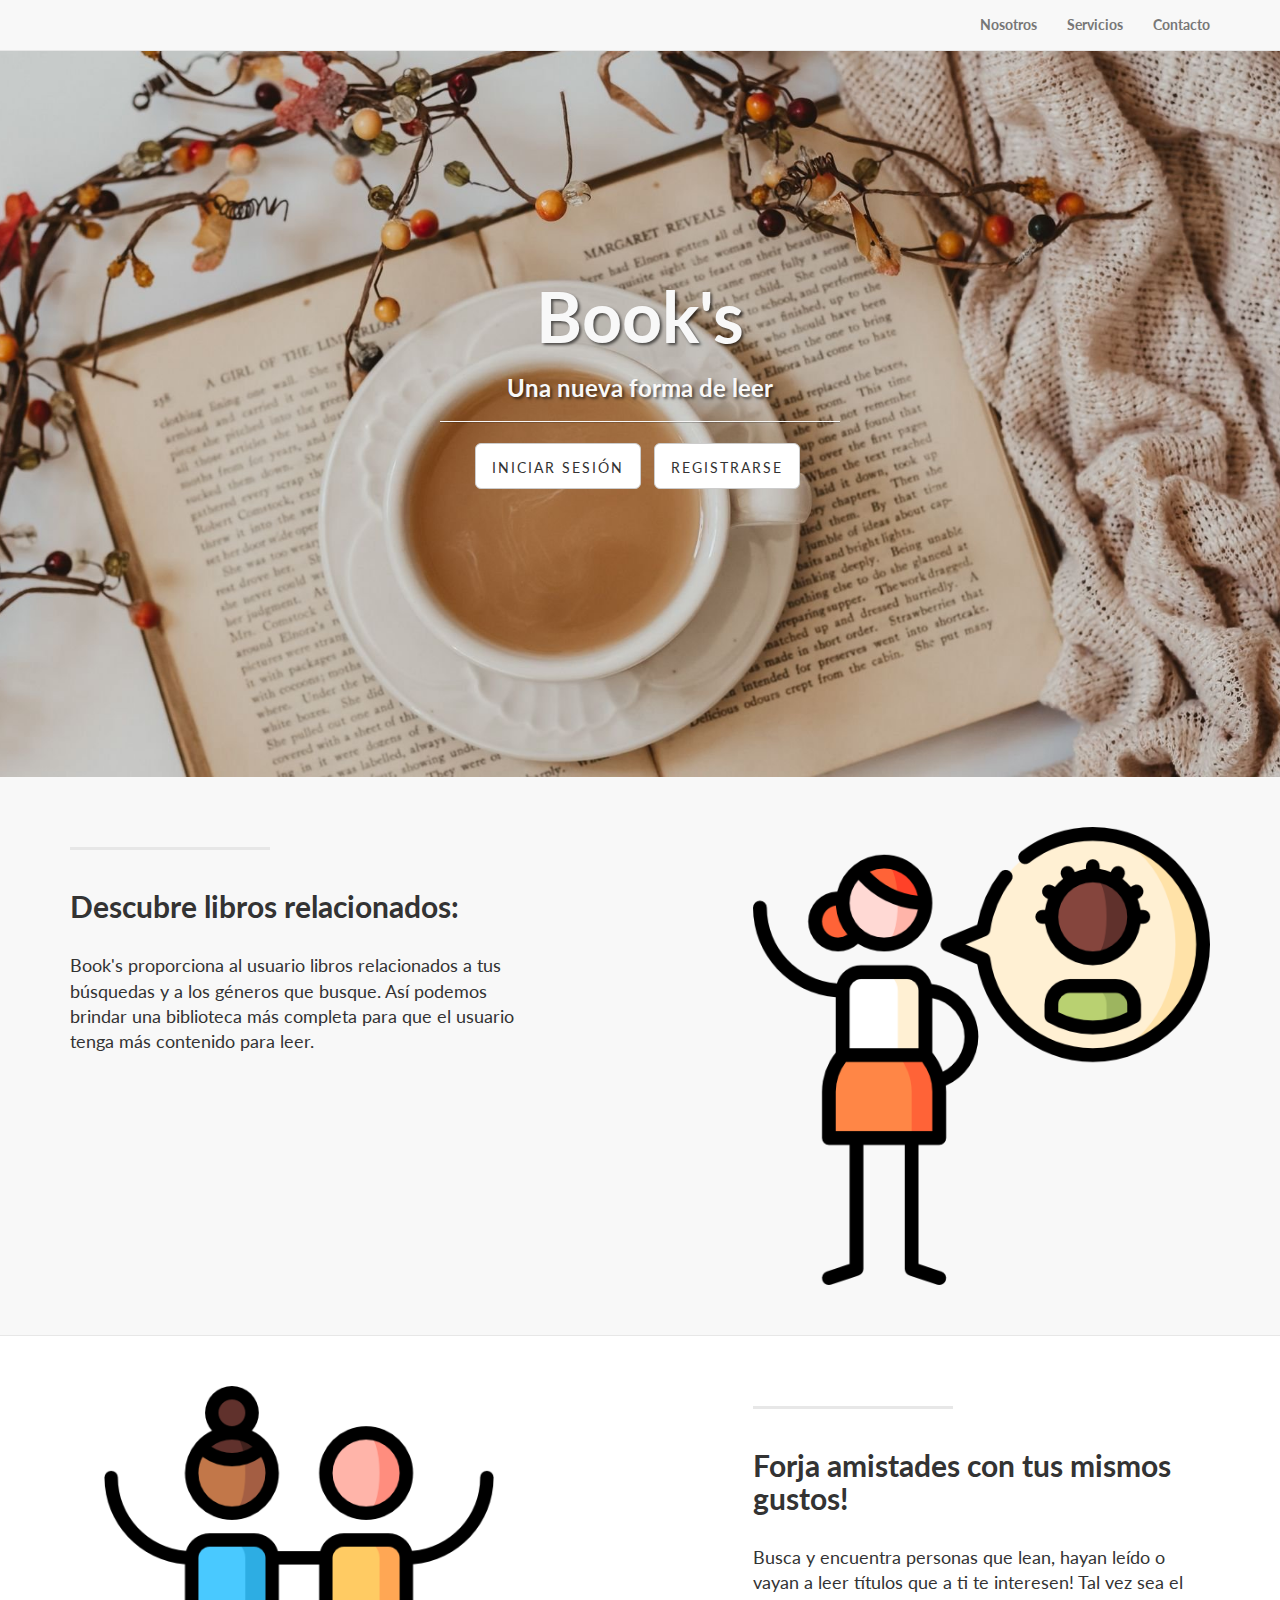
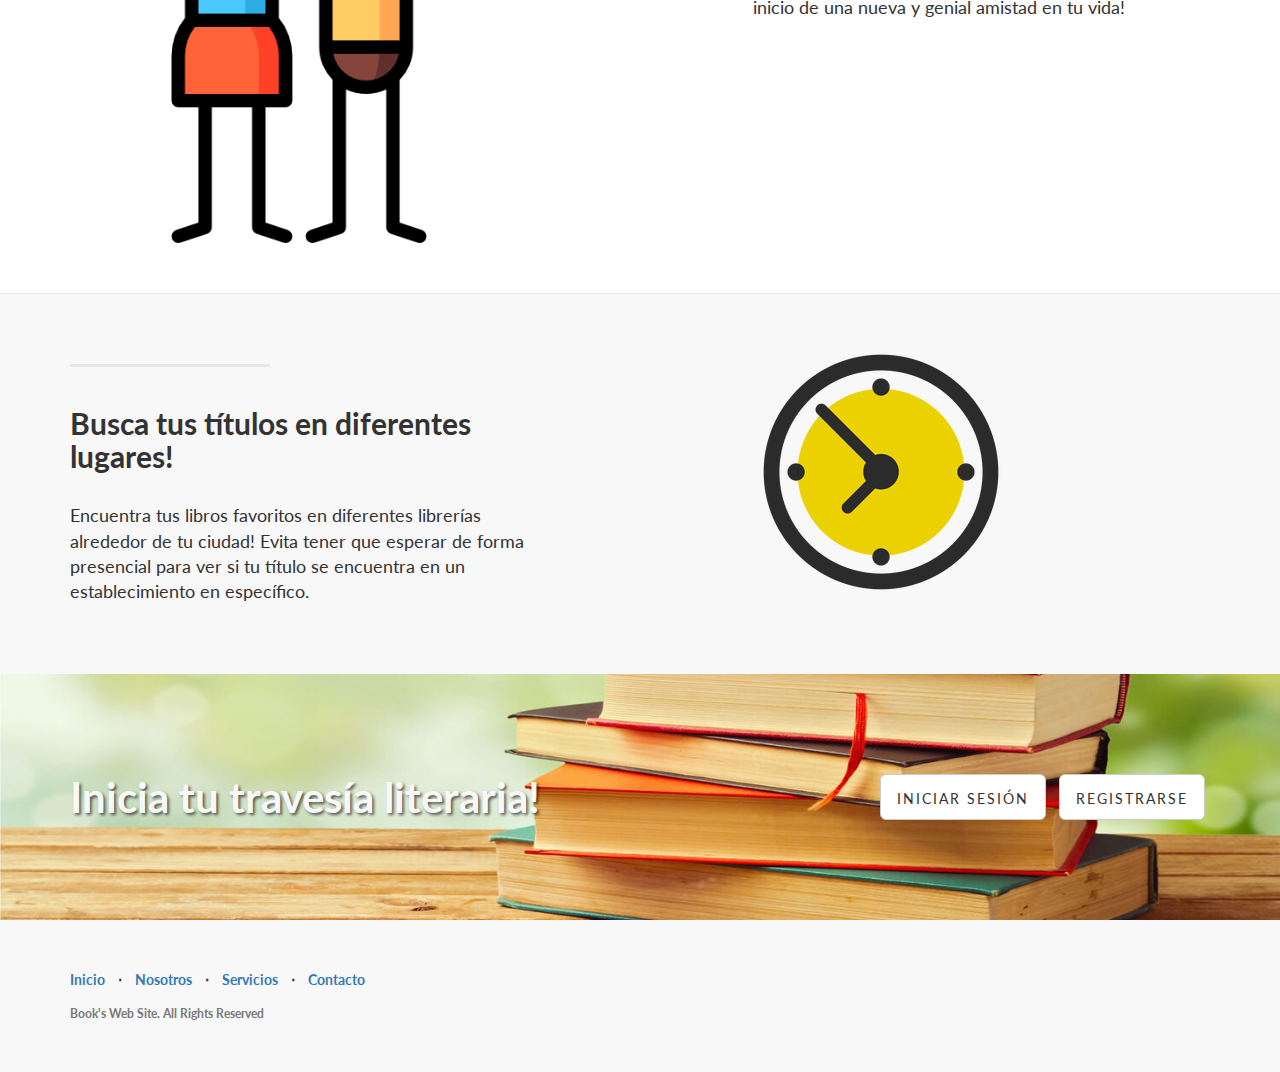
<file: index.html>
<!DOCTYPE html>
<html lang="en">

<head>

    <meta charset="utf-8">
    <meta http-equiv="X-UA-Compatible" content="IE=edge">
    <meta name="viewport" content="width=device-width, initial-scale=1">
    <meta name="description" content="">
    <meta name="author" content="">

    <title>Book's</title>

    <!-- Bootstrap Core CSS -->
    <link href="css/bootstrap.min.css" rel="stylesheet">

    <!-- CSS -->
    <link href="css/landing-page.css" rel="stylesheet">

    <!-- Fuentes -->
    <link href="font-awesome/css/font-awesome.min.css" rel="stylesheet" type="text/css">
    <link href="https://fonts.googleapis.com/css?family=Lato:300,400,700,300italic,400italic,700italic" rel="stylesheet" type="text/css">
</head>


<body>

    <nav class="navbar navbar-default navbar-fixed-top topnav" role="navigation">
        <div class="container topnav">
            <div class="navbar-header">
                <button type="button" class="navbar-toggle" data-toggle="collapse" data-target="#bs-example-navbar-collapse-1">
                    <span class="sr-only">Toggle navigation</span>
                    <span class="icon-bar"></span>
                    <span class="icon-bar"></span>
                    <span class="icon-bar"></span>
                </button>
                <a class="navbar-brand topnav" href="#"></a>
            </div>

            <div class="collapse navbar-collapse" id="bs-example-navbar-collapse-1">
                <ul class="nav navbar-nav navbar-right">
                    <li>
                        <a href="#about">Nosotros</a>
                    </li>
                    <li>
                        <a href="#services">Servicios</a>
                    </li>
                    <li>
                        <a href="#contact">Contacto</a>
                    </li>
                </ul>
            </div>
        </div>
    </nav>


    <a name="about"></a>
    <div class="intro-header">
        <div class="container">
            <div class="row">
                <div class="col-lg-12">
                    <div class="intro-message">
                        <h1>Book's</h1>
                        <h3>Una nueva forma de leer</h3>
                        <hr class="intro-divider">
                        <ul class="list-inline intro-social-buttons">
                            <li>
                                <a href="" class="btn btn-default btn-lg"><span class="network-name">Iniciar Sesión</span></a>
                            </li>
                            <li>
                                <a href="" class="btn btn-default btn-lg"><span class="network-name">Registrarse</span></a>
                            </li>
                        </ul>
                    </div>
                </div>
            </div>

        </div>

    </div>


	<a  name="services"></a>
    <div class="content-section-a">
        <div class="container">
            <div class="row">
                <div class="col-lg-5 col-sm-6">
                    <hr class="section-heading-spacer">
                    <div class="clearfix"></div>
                    <h2 class="section-heading">Descubre libros relacionados:</h2>
                    <p class="lead">Book's proporciona al usuario libros relacionados a tus búsquedas y a los géneros que busque. Así podemos brindar una biblioteca más completa para que el usuario tenga más contenido para leer.</p>
                </div>
                <div class="col-lg-5 col-lg-offset-2 col-sm-6">
                    <img class="img-responsive" src="img/recomend.png" alt="">
                </div>
            </div>
        </div>
    </div>


    <div class="content-section-b">
        <div class="container">
            <div class="row">
                <div class="col-lg-5 col-lg-offset-1 col-sm-push-6  col-sm-6">
                    <hr class="section-heading-spacer">
                    <div class="clearfix"></div>
                    <h2 class="section-heading">Forja amistades con tus mismos gustos!</h2>
                    <p class="lead">Busca y encuentra personas que lean, hayan leído o vayan a leer títulos que a ti te interesen! Tal vez sea el inicio de una nueva y genial amistad en tu vida!</p>
                </div>
                <div class="col-lg-5 col-sm-pull-6  col-sm-6">
                    <img class="img-responsive" src="img/amistad.png" alt="">
                </div>
            </div>
        </div>
    </div>


    <div class="content-section-a">
        <div class="container">
            <div class="row">
                <div class="col-lg-5 col-sm-6">
                    <hr class="section-heading-spacer">
                    <div class="clearfix"></div>
                    <h2 class="section-heading">Busca tus títulos en diferentes lugares!</h2>
                    <p class="lead">Encuentra tus libros favoritos en diferentes librerías alrededor de tu ciudad! Evita tener que esperar de forma presencial para ver si tu título se encuentra en un establecimiento en específico.</p>
                </div>
                <div class="col-lg-5 col-lg-offset-2 col-sm-6">
                    <img class="img-responsive" src="img/reloj.png" alt="">
                </div>
            </div>

        </div>
    </div>


	<a  name="contact"></a>
    <div class="banner">
        <div class="container">
            <div class="row">
                <div class="col-lg-6">
                    <h2>Inicia tu travesía literaria!</h2>
                </div>
                <div class="col-lg-6">
                    <ul class="list-inline banner-social-buttons">
                        <li>
                            <a href="" class="btn btn-default btn-lg"><span class="network-name">Iniciar Sesión</span></a>
                        </li>
                        <li>
                            <a href="" class="btn btn-default btn-lg"><span class="network-name">Registrarse</span></a>
                        </li>
                    </ul>
                </div>
            </div>
        </div>
    </div>


    <footer>
        <div class="container">
            <div class="row">
                <div class="col-lg-12">
                    <ul class="list-inline">
                        <li>
                            <a href="#">Inicio</a>
                        </li>
                        <li class="footer-menu-divider">&sdot;</li>
                        <li>
                            <a href="#about">Nosotros</a>
                        </li>
                        <li class="footer-menu-divider">&sdot;</li>
                        <li>
                            <a href="#services">Servicios</a>
                        </li>
                        <li class="footer-menu-divider">&sdot;</li>
                        <li>
                            <a href="#contact">Contacto</a>
                        </li>
                    </ul>
                    <p class="copyright text-muted small">Book's Web Site. All Rights Reserved</p>
                </div>
            </div>
        </div>
    </footer>
    <!-- jQuery -->
    <script src="js/jquery.js"></script>
    <!-- Bootstrap Core JavaScript -->
    <script src="js/bootstrap.min.js"></script>
</body>

</html>
</file>
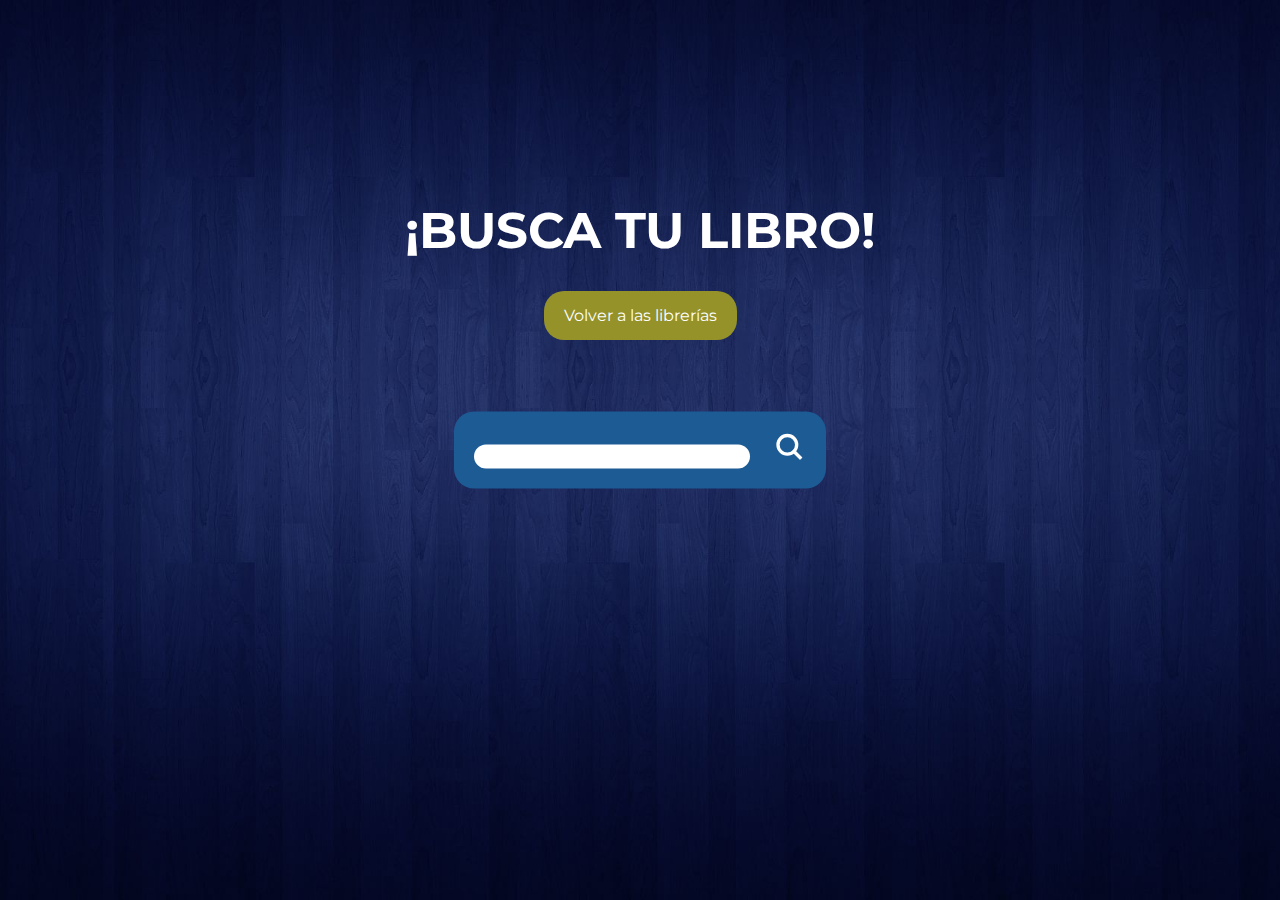
<file: buscador.html>
<!DOCTYPE html>
<html lang="en">
  <head>
    <meta charset="UTF-8" />
    <meta http-equiv="X-UA-Compatible" content="IE=edge" />
    <meta name="viewport" content="width=device-width, initial-scale=1.0" />
    <title>Buscador</title>
    <link href="css/search.css" rel="stylesheet" />
    <link
      href="https://fonts.googleapis.com/css2?family=Montserrat&display=swap"
      rel="stylesheet"
    />
  </head>

  <body>

    <div>
        <h3 class="titulo">¡BUSCA TU LIBRO!</h3>
    </div>

    <div class="search">
      <div class="buscador">
        <input type="text" class="buscar" />

        <svg 
          xmlns="http://www.w3.org/2000/svg"
          class="icon icon-tabler icon-tabler-search"
          width="32"
          height="32"
          viewBox="0 0 24 24"
          stroke-width="2.5"
          stroke="#ffffff"
          fill="none"
          stroke-linecap="round"
          stroke-linejoin="round"
        >
        <a href="#">
          <path stroke="none" d="M0 0h24v24H0z" fill="none" />
          <circle cx="10" cy="10" r="7" />
          <line x1="21" y1="21" x2="15" y2="15" />
        </a>
        </svg>
      </div>
    </div>
    <div class="but">
      <a class="boton" href="librerias.html">Volver a las librerías</a>
    </div>
  </body>
</html>
</file>
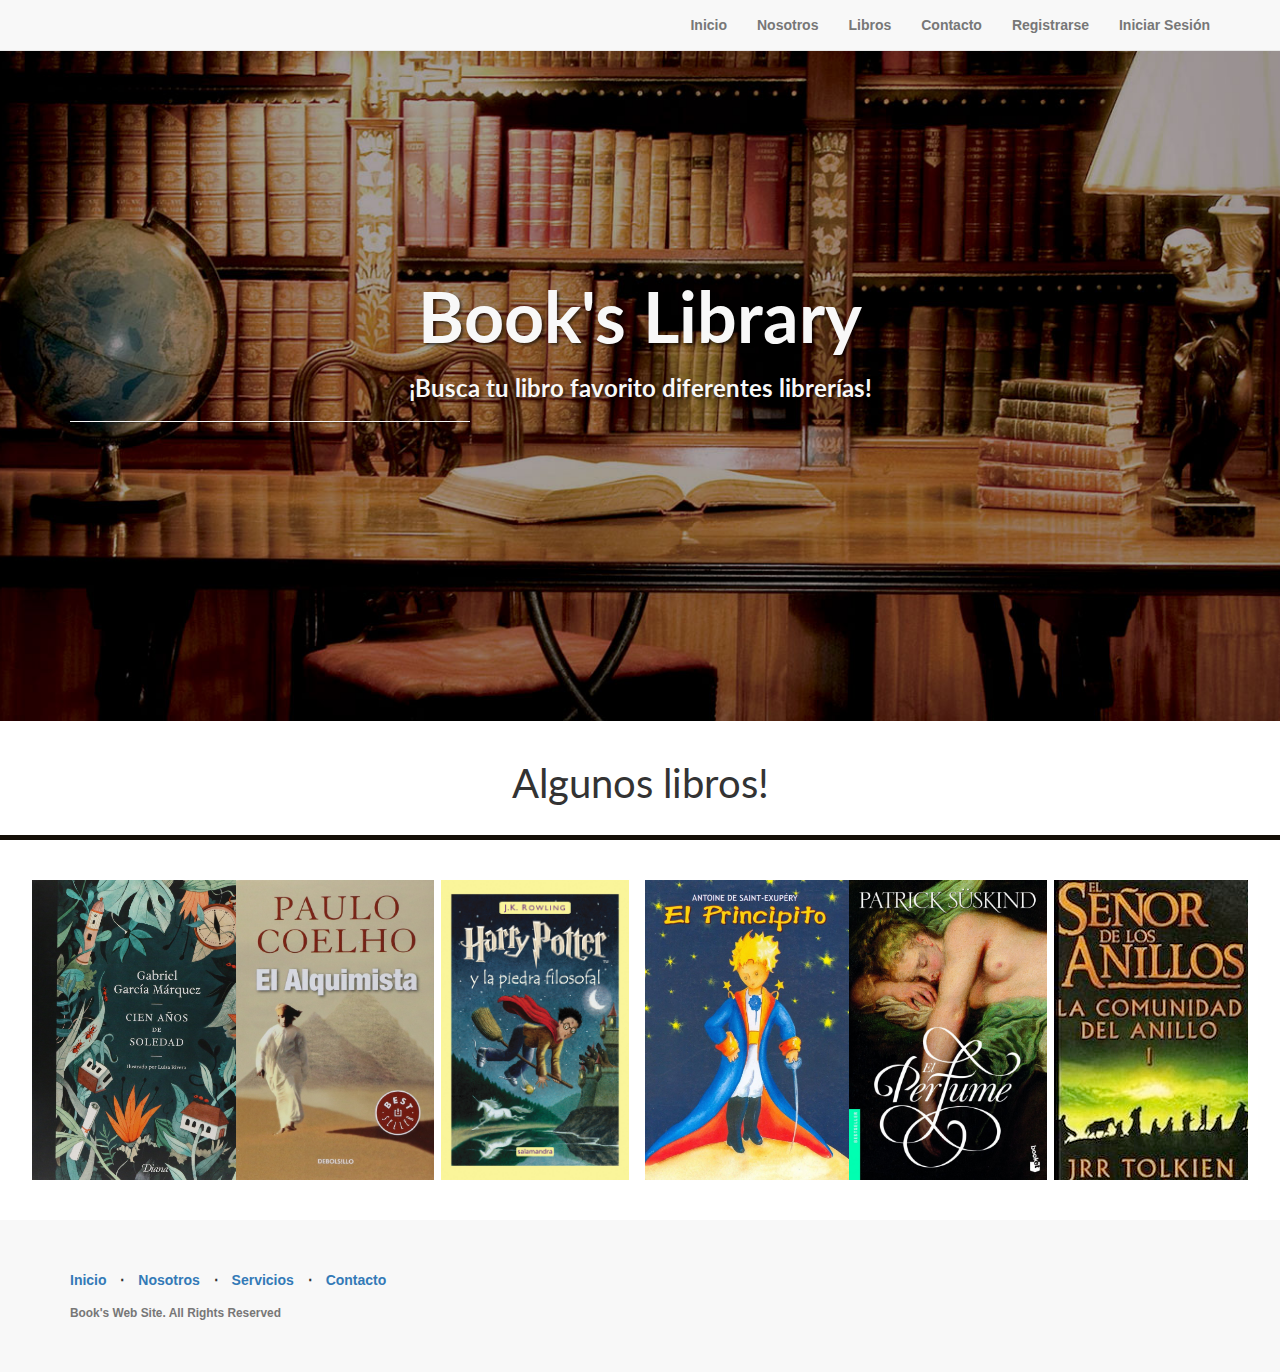
<file: libros.html>
<!DOCTYPE html>
<html lang="en">

<head>

    <meta charset="utf-8">
    <meta http-equiv="X-UA-Compatible" content="IE=edge">
    <meta name="viewport" content="width=device-width, initial-scale=1">
    <meta name="description" content="">
    <meta name="author" content="">

    <title>Libros</title>

    <!-- Bootstrap Core CSS -->
    <link href="css/bootstrap.min.css" rel="stylesheet">

    <!-- CSS -->
    <link href="css/libroscss.css" rel="stylesheet">

    <!-- Fuentes -->
    <link href="font-awesome/css/font-awesome.min.css" rel="stylesheet" type="text/css">
    <link href="https://fonts.googleapis.com/css?family=Lato:300,400,700,300italic,400italic,700italic" rel="stylesheet" type="text/css">
</head>


<body>

    <nav class="navbar navbar-default navbar-fixed-top topnav" role="navigation">
        <div class="container topnav">
            <div class="navbar-header">
                <button type="button" class="navbar-toggle" data-toggle="collapse" data-target="#bs-example-navbar-collapse-1">
                    <span class="sr-only">Toggle navigation</span>
                    <span class="icon-bar"></span>
                    <span class="icon-bar"></span>
                    <span class="icon-bar"></span>
                    <span class="icon-bar"></span>
                    <span class="icon-bar"></span>
                </button>
                <a class="navbar-brand topnav" href="#"></a>
            </div>

            <div class="collapse navbar-collapse" id="bs-example-navbar-collapse-1">
                <ul class="nav navbar-nav navbar-right">
                    <li>
                        <a href="index.html">Inicio</a>
                    </li>
                    <li>
                        <a href="#nosotros">Nosotros</a>
                    </li>
                    <li>
                        <a href="libros.html">Libros</a>
                    </li>
                    <li>
                        <a href="contacto.html">Contacto</a>
                    </li>
                    <li>
                        <a href="register.html">Registrarse</a>
                    </li>
                    <li>
                        <a href="login.html">Iniciar Sesión</a>
                    </li>
                </ul>
            </div>
        </div>
    </nav>


    <a name="about"></a>
    <div class="intro-header">
        <div class="container">
            <div class="row">
                <div class="col-lg-12">
                    <div class="intro-message">
                        <h1>Book's Library</h1>
                        <h3>¡Busca tu libro favorito diferentes librerías!</h3>
                        <hr class="intro-divider">
                    </div>
                </div>
            </div>

        </div>

    </div>

    
    <!-- <a  name="services"></a>  
    <div class="content-section-a">
        <div class="container">
            <div class="row">
                <div class="col-lg-5 col-sm-6">
                    <hr class="section-heading-spacer">
                    <div class="clearfix"></div>
                    <h2 class="section-heading">Algunos ejemplos de libros!</h2>
                    <p class="lead">En Book's buscamos que los usuarios se sientan cómodos y confiados en que puedan encontrar sus libros favoritos sin tener que arriesgarse a que no se encuentren cuando acudan presencialmente</p>
                </div>    -->

    <h2>Algunos libros!</h2>
    <span class="linea"></span>
    <section class="galeria"> 
        <a href="" src="#image1"><img src="img/100años.jpg" alt=""></a>
        <a href="" src="#image2"><img src="img/alquimista.jpg" alt=""></a>
        <a href="" src="#image3"><img src="img/harrypotter1.jpg" alt=""></a>
        <a href="" src="#image4"><img src="img/principito.jpg" alt=""></a>
        <a href="" src="#image5"><img src="img/perfume.jpg" alt=""></a>
        <a href="" src="#image6"><img src="img/señoranillossaga.jpg" alt=""></a>
    </section>

        
               <!-- OTRO COMENTARIO AQUI <div class="col-lg-5 col-lg-offset-2 col-sm-6"> -->
                    <!-- <img class="img-responsive" src="img/bibliotecario.png" alt=""> 
                </div>
            </div>
        </div>
    </div>
-->


    <footer>
        <div class="container">
            <div class="row">
                <div class="col-lg-12">
                    <ul class="list-inline">
                        <li>
                            <a href="#">Inicio</a>
                        </li>
                        <li class="footer-menu-divider">&sdot;</li>
                        <li>
                            <a href="#about">Nosotros</a>
                        </li>
                        <li class="footer-menu-divider">&sdot;</li>
                        <li>
                            <a href="#services">Servicios</a>
                        </li>
                        <li class="footer-menu-divider">&sdot;</li>
                        <li>
                            <a href="#contact">Contacto</a>
                        </li>
                    </ul>
                    <p class="copyright text-muted small">Book's Web Site. All Rights Reserved</p>
                </div>
            </div>
        </div>
    </footer>
    <!-- jQuery -->
    <script src="js/jquery.js"></script>
    <!-- Bootstrap Core JavaScript -->
    <script src="js/bootstrap.min.js"></script>
</body>

</html>
</file>
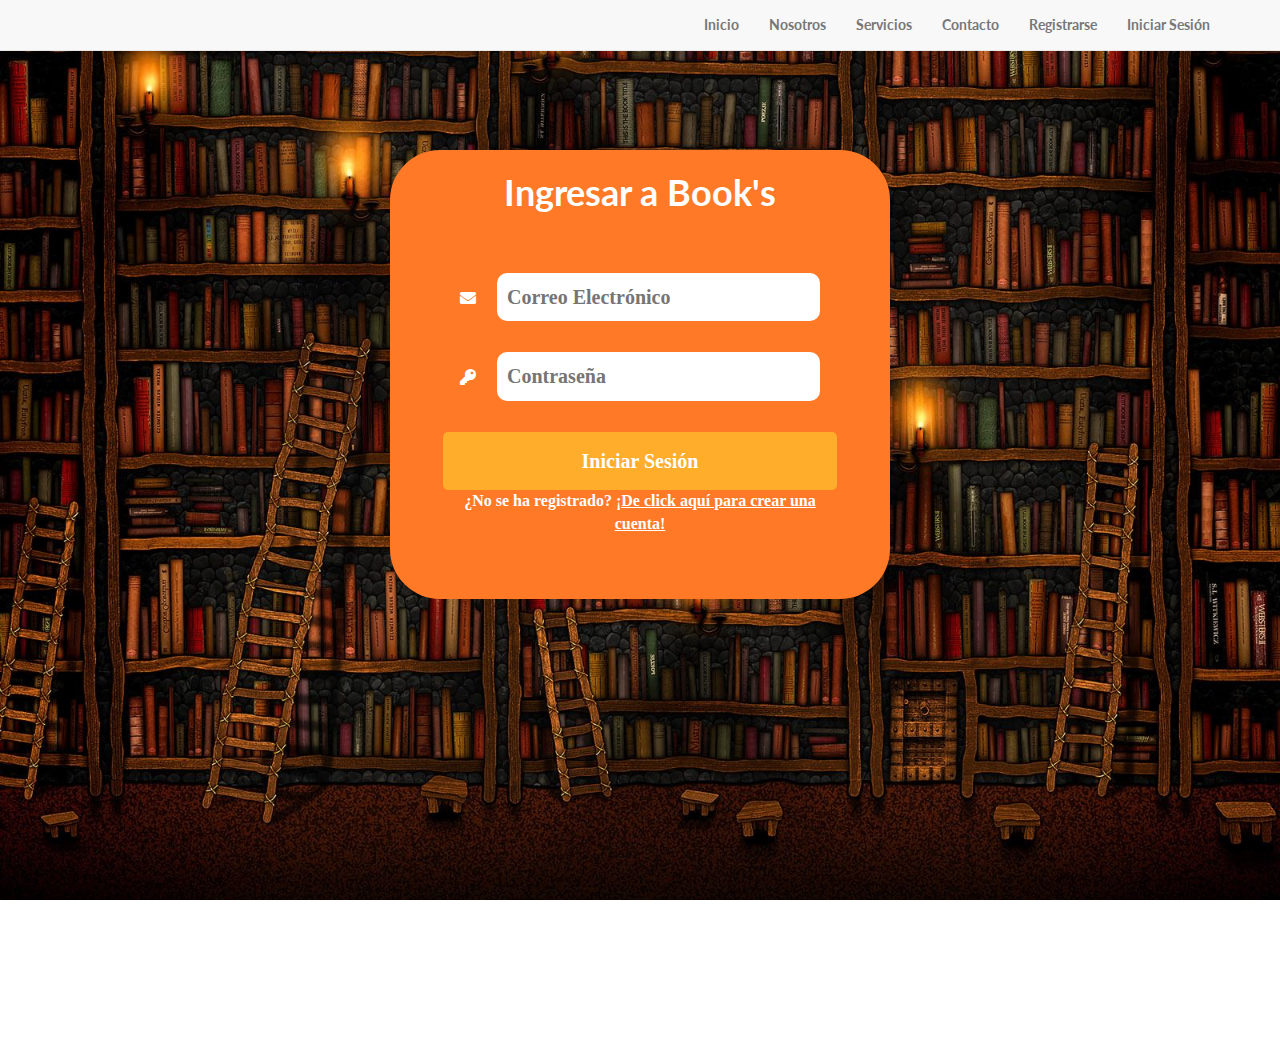
<file: login.html>
<!DOCTYPE html>
<html lang="en">

<head>
  <meta charset="UTF-8">
  <meta name="viewport" content="width=device-width, initial-scale=1.0, maximum-scale=3.0, minimum-scale=1.0"">
  <link rel="stylesheet" href="https://use.fontawesome.com/releases/v5.6.3/css/all.css">
  <meta http-equiv="X-UA-Compatible" content="ie=edge">
  <link rel="stylesheet" href="css/stylelogin.css">
  <title>Iniciar Sesión</title>
  <link href="css/bootstrap.min.css" rel="stylesheet">

  <!-- CSS -->
  <link href="css/landing-page.css" rel="stylesheet">

  <!-- Fuentes -->
  <link href="font-awesome/css/font-awesome.min.css" rel="stylesheet" type="text/css">
  <link href="https://fonts.googleapis.com/css?family=Lato:300,400,700,300italic,400italic,700italic" rel="stylesheet" type="text/css">

</head>

<body>
    <nav class="navbar navbar-default navbar-fixed-top topnav" role="navigation">
        <div class="container topnav">
            <div class="navbar-header">
                <button type="button" class="navbar-toggle" data-toggle="collapse" data-target="#bs-example-navbar-collapse-1">
                    <span class="sr-only">Toggle navigation</span>
                    <span class="icon-bar"></span>
                    <span class="icon-bar"></span>
                    <span class="icon-bar"></span>
                    <span class="icon-bar"></span>
                </button>
                <a class="navbar-brand topnav" href="#"></a>
            </div>

            <div class="collapse navbar-collapse" id="bs-example-navbar-collapse-1">
                <ul class="nav navbar-nav navbar-right">
                    <li>
                        <a href="index.html">Inicio</a>
                    </li>
                    <li>
                        <a href="#nosotros">Nosotros</a>
                    </li>
                    <li>
                        <a href="#services">Servicios</a>
                    </li>
                    <li>
                        <a href="contacto.html">Contacto</a>
                    </li>
                    <li>
                        <a href="register.html">Registrarse</a>
                    </li>
                    <li>
                        <a href="login.html">Iniciar Sesión</a>
                    </li>
                </ul>
            </div>
        </div>
    </nav>

    <form class="formulario">
    
        <h1>Ingresar a Book's</h1>
         <div class="contenedor">
         
         
             
             <div class="input-contenedor">
             <i class="fas fa-envelope icon"></i>
             <input class="controls" type="text" placeholder="Correo Electrónico">
             
             </div>
             
             <div class="input-contenedor">
            <i class="fas fa-key icon"></i>
             <input class="controls" type="password" placeholder="Contraseña">
             
             </div>
             <input type="submit" value="Iniciar Sesión" class="button">
             <p>¿No se ha registrado? <a class="link" href="register.html">¡De click aquí para crear una cuenta!</a></p>
         </div>
        </form>
    </body>

    </html>
</file>
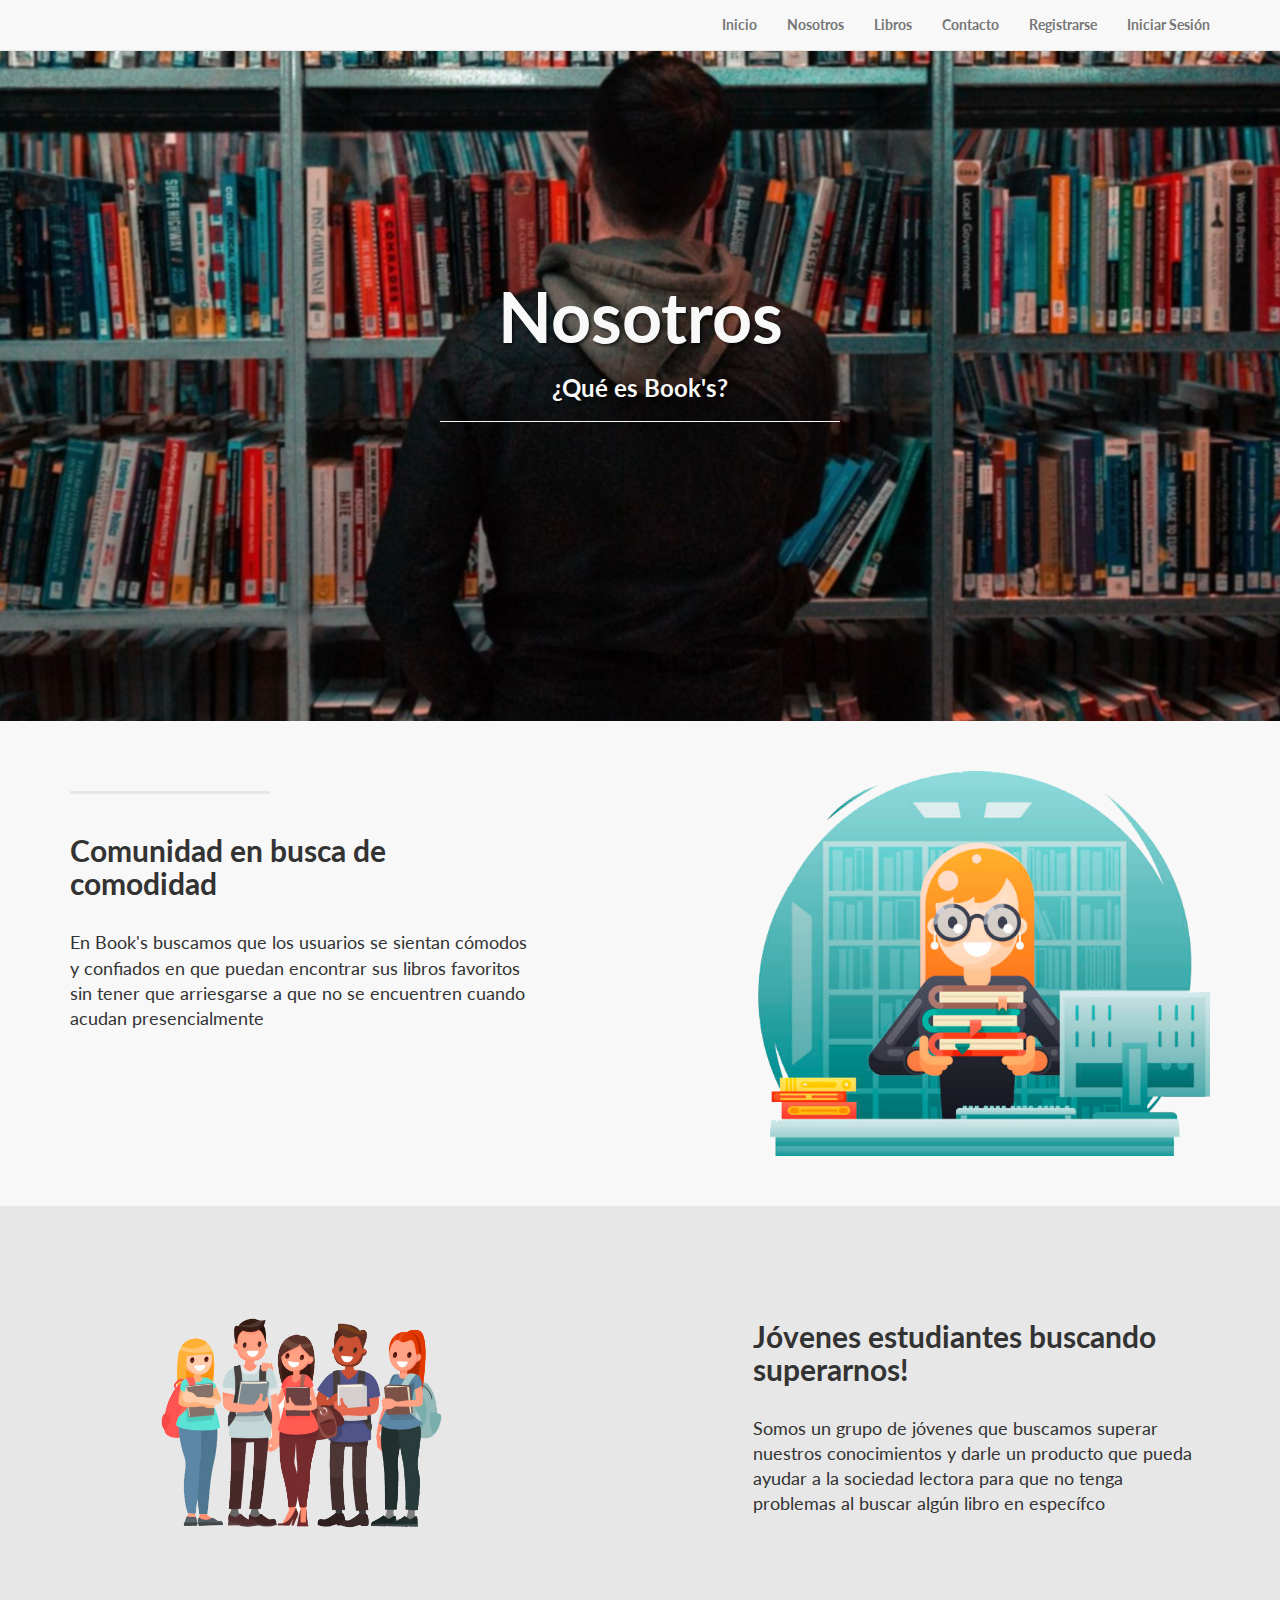
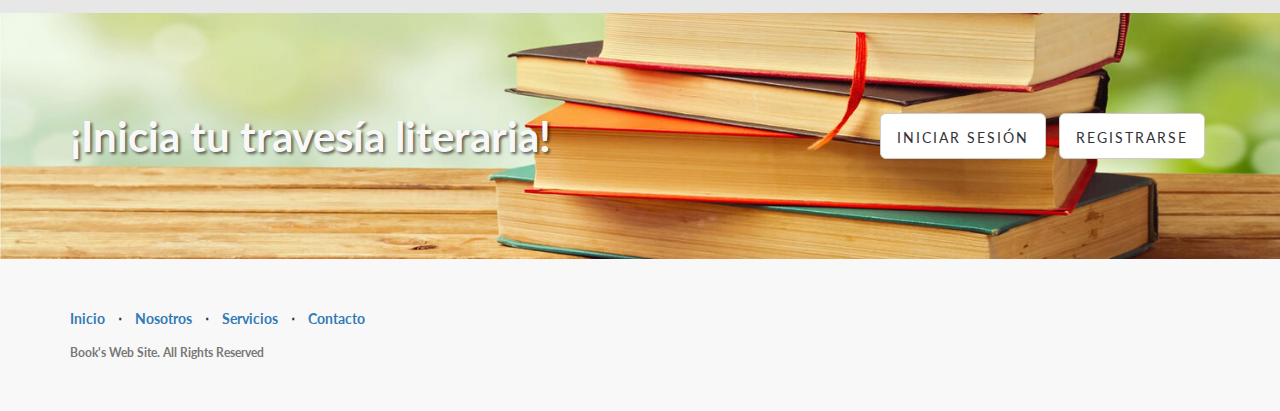
<file: nosotros.html>
<!DOCTYPE html>
<html lang="en">

<head>

    <meta charset="utf-8">
    <meta http-equiv="X-UA-Compatible" content="IE=edge">
    <meta name="viewport" content="width=device-width, initial-scale=1">
    <meta name="description" content="">
    <meta name="author" content="">

    <title>Nosotros</title>

    <!-- Bootstrap Core CSS -->
    <link href="css/bootstrap.min.css" rel="stylesheet">

    <!-- CSS -->
    <link href="css/nosotroscss.css" rel="stylesheet">

    <!-- Fuentes -->
    <link href="font-awesome/css/font-awesome.min.css" rel="stylesheet" type="text/css">
    <link href="https://fonts.googleapis.com/css?family=Lato:300,400,700,300italic,400italic,700italic" rel="stylesheet" type="text/css">
</head>


<body>

    <nav class="navbar navbar-default navbar-fixed-top topnav" role="navigation">
        <div class="container topnav">
            <div class="navbar-header">
                <button type="button" class="navbar-toggle" data-toggle="collapse" data-target="#bs-example-navbar-collapse-1">
                    <span class="sr-only">Toggle navigation</span>
                    <span class="icon-bar"></span>
                    <span class="icon-bar"></span>
                    <span class="icon-bar"></span>
                    <span class="icon-bar"></span>
                    <span class="icon-bar"></span>
                </button>
                <a class="navbar-brand topnav" href="#"></a>
            </div>

            <div class="collapse navbar-collapse" id="bs-example-navbar-collapse-1">
                <ul class="nav navbar-nav navbar-right">
                    <li>
                        <a href="index.html">Inicio</a>
                    </li>
                    <li>
                        <a href="#nosotros">Nosotros</a>
                    </li>
                    <li>
                        <a href="libros.html">Libros</a>
                    </li>
                    <li>
                        <a href="contacto.html">Contacto</a>
                    </li>
                    <li>
                        <a href="register.html">Registrarse</a>
                    </li>
                    <li>
                        <a href="login.html">Iniciar Sesión</a>
                    </li>
                </ul>
            </div>
        </div>
    </nav>


    <a name="about"></a>
    <div class="intro-header">
        <div class="container">
            <div class="row">
                <div class="col-lg-12">
                    <div class="intro-message">
                        <h1>Nosotros</h1>
                        <h3>¿Qué es Book's?</h3>
                        <hr class="intro-divider">
                    </div>
                </div>
            </div>

        </div>

    </div>


	<a  name="services"></a>
    <div class="content-section-a">
        <div class="container">
            <div class="row">
                <div class="col-lg-5 col-sm-6">
                    <hr class="section-heading-spacer">
                    <div class="clearfix"></div>
                    <h2 class="section-heading">Comunidad en busca de comodidad</h2>
                    <p class="lead">En Book's buscamos que los usuarios se sientan cómodos y confiados en que puedan encontrar sus libros favoritos sin tener que arriesgarse a que no se encuentren cuando acudan presencialmente</p>
                </div>
                <div class="col-lg-5 col-lg-offset-2 col-sm-6">
                    <img class="img-responsive" src="img/bibliotecario.png" alt="">
                </div>
            </div>
        </div>
    </div>


    <div class="content-section-b">
        <div class="container">
            <div class="row">
                <div class="col-lg-5 col-lg-offset-1 col-sm-push-6  col-sm-6">
                    <hr class="section-heading-spacer">
                    <div class="clearfix"></div>
                    <h2 class="section-heading">Jóvenes estudiantes buscando superarnos!</h2>
                    <p class="lead">Somos un grupo de jóvenes que buscamos superar nuestros conocimientos y darle un producto que pueda ayudar a la sociedad lectora para que no tenga problemas al buscar algún libro en específco</p>
                </div>
                <div class="col-lg-5 col-sm-pull-6  col-sm-6">
                    <img class="img-responsive" src="img/estudiantes.png" alt="">
                </div>
            </div>
        </div>
    </div>

	<a  name="contact"></a>
    <div class="banner">
        <div class="container">
            <div class="row">
                <div class="col-lg-6">
                    <h2>¡Inicia tu travesía literaria!</h2>
                </div>
                <div class="col-lg-6">
                    <ul class="list-inline banner-social-buttons">
                        <li>
                            <a href="" class="btn btn-default btn-lg"><span class="network-name">Iniciar Sesión</span></a>
                        </li>
                        <li>
                            <a href="register.html" class="btn btn-default btn-lg"><span class="network-name">Registrarse</span></a>
                        </li>
                    </ul>
                </div>
            </div>
        </div>
    </div>


    <footer>
        <div class="container">
            <div class="row">
                <div class="col-lg-12">
                    <ul class="list-inline">
                        <li>
                            <a href="#">Inicio</a>
                        </li>
                        <li class="footer-menu-divider">&sdot;</li>
                        <li>
                            <a href="#about">Nosotros</a>
                        </li>
                        <li class="footer-menu-divider">&sdot;</li>
                        <li>
                            <a href="#services">Servicios</a>
                        </li>
                        <li class="footer-menu-divider">&sdot;</li>
                        <li>
                            <a href="#contact">Contacto</a>
                        </li>
                    </ul>
                    <p class="copyright text-muted small">Book's Web Site. All Rights Reserved</p>
                </div>
            </div>
        </div>
    </footer>
    <!-- jQuery -->
    <script src="js/jquery.js"></script>
    <!-- Bootstrap Core JavaScript -->
    <script src="js/bootstrap.min.js"></script>
</body>

</html>
</file>
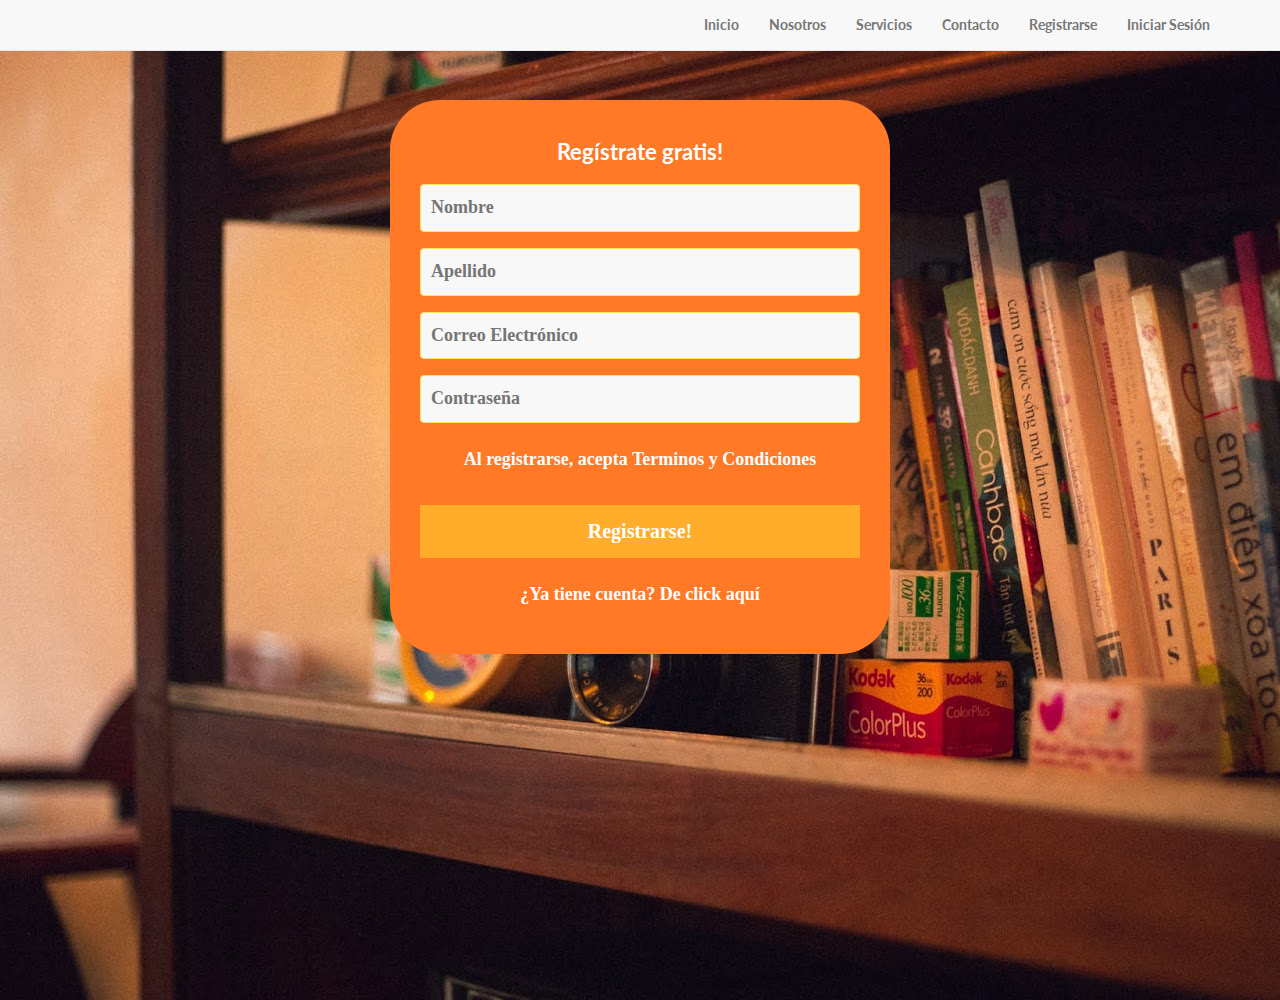
<file: register.html>
<!DOCTYPE html>
<html lang="en">

<head>
  <meta charset="UTF-8">
  <meta name="viewport" content="width=device-width, initial-scale=1.0">
  <meta http-equiv="X-UA-Compatible" content="ie=edge">
  <link rel="stylesheet" href="css/style.css">
  <title>Registro</title>
  <link href="css/bootstrap.min.css" rel="stylesheet">

  <!-- CSS -->
  <link href="css/landing-page.css" rel="stylesheet">

  <!-- Fuentes -->
  <link href="font-awesome/css/font-awesome.min.css" rel="stylesheet" type="text/css">
  <link href="https://fonts.googleapis.com/css?family=Lato:300,400,700,300italic,400italic,700italic" rel="stylesheet" type="text/css">

</head>

<body>
    <nav class="navbar navbar-default navbar-fixed-top topnav" role="navigation">
        <div class="container topnav">
            <div class="navbar-header">
                <button type="button" class="navbar-toggle" data-toggle="collapse" data-target="#bs-example-navbar-collapse-1">
                    <span class="sr-only">Toggle navigation</span>
                    <span class="icon-bar"></span>
                    <span class="icon-bar"></span>
                    <span class="icon-bar"></span>
                    <span class="icon-bar"></span>
                </button>
                <a class="navbar-brand topnav" href="#"></a>
            </div>

            <div class="collapse navbar-collapse" id="bs-example-navbar-collapse-1">
                <ul class="nav navbar-nav navbar-right">
                    <li>
                        <a href="index.html">Inicio</a>
                    </li>
                    <li>
                        <a href="#nosotros">Nosotros</a>
                    </li>
                    <li>
                        <a href="#services">Servicios</a>
                    </li>
                    <li>
                        <a href="contacto.html">Contacto</a>
                    </li>
                    <li>
                        <a href="register.html">Registrarse</a>
                    </li>
                    <li>
                        <a href="login.html">Iniciar Sesión</a>
                    </li>
                </ul>
            </div>
        </div>
    </nav>



  <section class="form-register">
    <h4>Regístrate gratis!</h4>
     <form action="base.php" method="post">
       <input class="controls" type="text" name="nombres" id="nombres" placeholder="Nombre">
       <input class="controls" type="text" name="apellidos" id="apellidos" placeholder="Apellido">
       <input class="controls" type="email" name="correo" id="correo" placeholder="Correo Electrónico">
       <input class="controls" type="password" name="contraseña" id="contraseña" placeholder="Contraseña">
       <p>Al registrarse, acepta <a href="#">Terminos y Condiciones</a></p>
       <input class="botons" type="submit" value="Registrarse!">
       <p><a href="login.html">¿Ya tiene cuenta? De click aquí</a></p>
     </form>
  </section>

</body>
</html>
</file>
<file: css/search.css>
:root {
    --primario: rgb(29, 91, 149);
    --secundario: rgb(52, 106, 206);
    --blanco: #fff;
    --negro: #000;
    --fuente: 'Montserrat', sans-serif;
}

html {
    box-sizing: border-box;
    font-size: 62.5%;
    font-family: 'Montserrat', sans-serif;
    /*-webkit-background-size: cover;
    -moz-background-size: cover;
    -o-background-size: cover; */
    background: url(../img/azul.jpg) no-repeat center center fixed;
    background-size: cover;
    

}



*,*:before,*:after {
    box-sizing: border-box;
    margin: 0;
    padding: 0;
}


body {
    /* background-color: rgba(0, 0, 0, 0.507); */
    font-size: 1.6rem;
}

.search {
    display: flex; 
    flex-direction: column;
    align-items: center;
    justify-content: center;
    position:absolute;
    top: 50%;
    left: 50%;
    transform: translate(-50%,-50%); 
}

.buscador {
    background-color: var(--primario);
    padding: 2rem;
    border-radius: 20px;
}

.icon {
    /* background-color: rgb(69, 194, 146); */
    margin-left: 2rem;
    border-radius: 50%;


}

.buscar {
    border: none;
    border-radius: 2rem;
    outline: none;
    font-size: 2rem;
    transition: .3s;
    font-family: var(--fuente);

}

.titulo {
    display: flex;
    flex-direction: column;
    align-items: center;
    justify-content: center;
    margin-top: 20rem;
    font-size: 5rem;
    font-weight: bold;
    color: var(--blanco);
}

.but {
    display: flex;
    justify-content: center;
}

.boton {
    margin-top: 30px;
    background-color: rgb(148, 146, 41);
    border-radius: 20px;
    padding: 15px 20px;
    color: rgb(255, 255, 255);
}

a{
    text-decoration: none;
}

a:hover {
    color: rgb(72, 102, 25);
}
</file>
<file: css/libroscss.css>
body,
html {
    width: 100%;
    height: 100%;
}

body,
h1,
h2,
h3,
h4,
h5,
h6 {
    font-family: "Lato","Helvetica Neue",Helvetica,Arial,sans-serif;
    font-weight: 700;
}

.topnav {
    font-size: 14px; 
}

.lead {
    font-size: 18px;
    font-weight: 400;
}

.intro-header {
    padding-top: 50px;
    padding-bottom: 50px;
    text-align: center;
    color: #f8f8f8;
    background: url(../img/libros.jpg) no-repeat center center;
    background-size: cover;
}

.intro-message {
    position: relative;
    padding-top: 20%;
    padding-bottom: 20%;
}

.intro-message > h1 {
    margin: 0;
    text-shadow: 2px 2px 3px rgba(0,0,0,0.6);
    font-size: 5em;
}

.intro-divider {
    width: 400px;
    border-top: 1px solid #f8f8f8;
    border-bottom: 1px solid rgba(0,0,0,0.2);
}

.intro-message > h3 {
    text-shadow: 2px 2px 3px rgba(0,0,0,0.6);
}

@media(max-width:767px) {
    .intro-message {
        padding-bottom: 15%;
    }

    .intro-message > h1 {
        font-size: 3em;
    }

    ul.intro-social-buttons > li {
        display: block;
        margin-bottom: 20px;
        padding: 0;
    }

    ul.intro-social-buttons > li:last-child {
        margin-bottom: 0;
    }

    .intro-divider {
        width: 100%;
    }
}

.network-name {
    text-transform: uppercase;
    font-size: 14px;
    font-weight: 400;
    letter-spacing: 2px;
}

.content-section-a {
    padding: 50px 0;
    background-color: #f8f8f8;
}


.content-section-b {
    padding: 50px 0;
    border-top: 1px solid #e7e7e7;
    border-bottom: 1px solid #e7e7e7;
    background-color: #e7e7e7;
}

.section-heading {
    margin-bottom: 30px;
}

.section-heading-spacer {
    float: left;
    width: 200px;
    border-top: 3px solid #e7e7e7;
}

.banner {
    padding: 100px 0;
    color: #f8f8f8;
    background: url(../img/book4.jpg) no-repeat center center;
    background-size: cover;
}

.banner h2 {
    margin: 0;
    text-shadow: 2px 2px 3px rgba(0,0,0,0.6);
    font-size: 3em;
}

.banner ul {
    margin-bottom: 0;
}

.banner-social-buttons {
    float: right;
    margin-top: 0;
}

@media(max-width:1199px) {
    ul.banner-social-buttons {
        float: left;
        margin-top: 15px;
    }
}

@media(max-width:767px) {
    .banner h2 {
        margin: 0;
        text-shadow: 2px 2px 3px rgba(0,0,0,0.6);
        font-size: 3em;
    }

    ul.banner-social-buttons > li {
        display: block;
        margin-bottom: 20px;
        padding: 0;
    }

    ul.banner-social-buttons > li:last-child {
        margin-bottom: 0;
    }
}

footer {
    padding: 50px 0;
    background-color: #f8f8f8;
}

p.copyright {
    margin: 15px 0 0;
}
  

*{
    box-sizing: border-box;
    margin: 0;
    padding: 0;
}

body{
    font-family: 'Raleway', sans-serif;
}

h2{
    font-weight: 400;
    text-align: center;
    padding: 20px 0;
    font-size: 40px;
}

.linea{
    background: #140f07;
    height: 5px;
    width: 100%;
    display: block;
}

.galeria {
    display: grid;
    grid-template-columns: repeat(auto-fit, minmax(100px, 1fr));
    width: 95%;
    margin: auto;
    grid-gap: 10px;
    padding: 40px 0;
    overflow: hidden;
}

.galeria img{
    vertical-align:top;
    height: 300px;
    object-fit: cover;
}
</file>
<file: css/stylelogin.css>
body {
    font-family: Arial, Helvetica, sans-serif;
    margin: 0;
    background: url(../img/fondo4.jpg);
    background-size: cover;
    background-attachment: fixed;
}
* {
    margin: 0;
    padding: 0;
    box-sizing: border-box;
    
    
}
.contenedor{
    width: 100%;
    padding: 50px;
    
}
.formulario{
    background: #ff7927;
    margin-top: 150px;
    padding: 3px;
    color: #ffffff;
    font-size: 16px;
    

}
h1{
    text-align: center;
    color: #1a2537;
    font-size: 40px;
}
input[type="text"],
input[type="password"]{
    font-size: 20px;
    width: 82%;
    padding: 10px;
    border: none;
}
.input-contenedor{
    margin-bottom: 15px;
    color: rgb(8, 8, 8);
    

    /* border: 1px solid #ffad2b; */
}
.icon{
    min-width: 50px;
    text-align: center;
    color: rgb(255, 255, 255);
}
.button{
    border: none;
    width: 100%;
    color: white;
    font-size: 20px;
    background:  #ffad2b;
    padding: 15px 20px;
    border-radius: 5px;
    cursor: pointer;
}
.controls {
    border-radius: 10px;
    margin-bottom: 16px;
    border: 1px solid #ffe562;
}

.button:hover{
    background: #ffe562;
}
p{
    text-align: center;
}
.link{
    text-decoration: underline;
      color: #ffffff;
    font-weight: 600;
}
.link:hover{
     color: #ffe562;
}
@media(min-width:768px)
{
    .formulario{
        margin: auto;
        width: 500px;
        margin-top: 150px;
        border-radius: 50px;
        font-family: 'calibri';
    }
}
</file>
<file: css/nosotroscss.css>
body,
html {
    width: 100%;
    height: 100%;
}

body,
h1,
h2,
h3,
h4,
h5,
h6 {
    font-family: "Lato","Helvetica Neue",Helvetica,Arial,sans-serif;
    font-weight: 700;
}

.topnav {
    font-size: 14px; 
}

.lead {
    font-size: 18px;
    font-weight: 400;
}

.intro-header {
    padding-top: 50px;
    padding-bottom: 50px;
    text-align: center;
    color: #f8f8f8;
    background: url(../img/nosotros.jpg) no-repeat center center;
    background-size: cover;
}

.intro-message {
    position: relative;
    padding-top: 20%;
    padding-bottom: 20%;
}

.intro-message > h1 {
    margin: 0;
    text-shadow: 2px 2px 3px rgba(0,0,0,0.6);
    font-size: 5em;
}

.intro-divider {
    width: 400px;
    border-top: 1px solid #f8f8f8;
    border-bottom: 1px solid rgba(0,0,0,0.2);
}

.intro-message > h3 {
    text-shadow: 2px 2px 3px rgba(0,0,0,0.6);
}

@media(max-width:767px) {
    .intro-message {
        padding-bottom: 15%;
    }

    .intro-message > h1 {
        font-size: 3em;
    }

    ul.intro-social-buttons > li {
        display: block;
        margin-bottom: 20px;
        padding: 0;
    }

    ul.intro-social-buttons > li:last-child {
        margin-bottom: 0;
    }

    .intro-divider {
        width: 100%;
    }
}

.network-name {
    text-transform: uppercase;
    font-size: 14px;
    font-weight: 400;
    letter-spacing: 2px;
}

.content-section-a {
    padding: 50px 0;
    background-color: #f8f8f8;
}

.content-section-b {
    padding: 50px 0;
    border-top: 1px solid #e7e7e7;
    border-bottom: 1px solid #e7e7e7;
    background-color: #e7e7e7;
}

.section-heading {
    margin-bottom: 30px;
}

.section-heading-spacer {
    float: left;
    width: 200px;
    border-top: 3px solid #e7e7e7;
}

.banner {
    padding: 100px 0;
    color: #f8f8f8;
    background: url(../img/book4.jpg) no-repeat center center;
    background-size: cover;
}

.banner h2 {
    margin: 0;
    text-shadow: 2px 2px 3px rgba(0,0,0,0.6);
    font-size: 3em;
}

.banner ul {
    margin-bottom: 0;
}

.banner-social-buttons {
    float: right;
    margin-top: 0;
}

@media(max-width:1199px) {
    ul.banner-social-buttons {
        float: left;
        margin-top: 15px;
    }
}

@media(max-width:767px) {
    .banner h2 {
        margin: 0;
        text-shadow: 2px 2px 3px rgba(0,0,0,0.6);
        font-size: 3em;
    }

    ul.banner-social-buttons > li {
        display: block;
        margin-bottom: 20px;
        padding: 0;
    }

    ul.banner-social-buttons > li:last-child {
        margin-bottom: 0;
    }
}

footer {
    padding: 50px 0;
    background-color: #f8f8f8;
}

p.copyright {
    margin: 15px 0 0;
}
</file>
<file: css/style.css>
* {
    margin: 0;
    padding: 0;
    box-sizing: border-box;
  }
  
  body {
    background-image: url(../img/fondo1.jpg);
  }
  
  /* Cuadro principal */
  .form-register {
    width: 500px;
    background: #ff7927;
    padding: 30px;
    margin: auto;
    margin-top: 100px;
    border-radius: 50px;
    font-family: 'calibri';
    color: rgb(255, 255, 255);
    text-align: center;
  }
  
  .form-register h4 {
    font-size: 22px;
    margin-bottom: 20px;
  }
  
  /* Cuadros de texto */
  .controls {
    width: 100%;
    background: #f8f8f8;
    padding: 10px;
    border-radius: 4px;
    margin-bottom: 16px;
    border: 1px solid #ffe562;
    font-family: 'calibri';
    font-size: 18px;
    color: rgb(8, 8, 8);
  }
  
  .form-register p {
    height: 40px;
    text-align: center;
    font-size: 18px;
    line-height: 40px;
  }
  
  .form-register a {
    color: white;
    text-decoration: none;
  }
  
  .form-register a:hover {
    color: white;
    text-decoration: underline;
  }
  
  .form-register .botons {
    width: 100%;
    background: #ffad2b;
    border: none;
    padding: 12px;
    color: white;
    margin: 16px 0;
    font-size: 20px;
  }
</file>
<file: css/landing-page.css>
/*http://startbootstrap.com/ */

body,
html {
    width: 100%;
    height: 100%;
}

body,
h1,
h2,
h3,
h4,
h5,
h6 {
    font-family: "Lato","Helvetica Neue",Helvetica,Arial,sans-serif;
    font-weight: 700;
}

.topnav {
    font-size: 14px; 
}

.lead {
    font-size: 18px;
    font-weight: 400;
}

.intro-header {
    padding-top: 50px;
    padding-bottom: 50px;
    text-align: center;
    color: #f8f8f8;
    background: url(../img/libro2.jpg) no-repeat center center;
    background-size: cover;
}

.intro-message {
    position: relative;
    padding-top: 20%;
    padding-bottom: 20%;
}

.intro-message > h1 {
    margin: 0;
    text-shadow: 2px 2px 3px rgba(0,0,0,0.6);
    font-size: 5em;
}

.intro-divider {
    width: 400px;
    border-top: 1px solid #f8f8f8;
    border-bottom: 1px solid rgba(0,0,0,0.2);
}

.intro-message > h3 {
    text-shadow: 2px 2px 3px rgba(0,0,0,0.6);
}

@media(max-width:767px) {
    .intro-message {
        padding-bottom: 15%;
    }

    .intro-message > h1 {
        font-size: 3em;
    }

    ul.intro-social-buttons > li {
        display: block;
        margin-bottom: 20px;
        padding: 0;
    }

    ul.intro-social-buttons > li:last-child {
        margin-bottom: 0;
    }

    .intro-divider {
        width: 100%;
    }
}

.network-name {
    text-transform: uppercase;
    font-size: 14px;
    font-weight: 400;
    letter-spacing: 2px;
}

.content-section-a {
    padding: 50px 0;
    background-color: #f8f8f8;
}

.content-section-b {
    padding: 50px 0;
    border-top: 1px solid #e7e7e7;
    border-bottom: 1px solid #e7e7e7;
}

.section-heading {
    margin-bottom: 30px;
}

.section-heading-spacer {
    float: left;
    width: 200px;
    border-top: 3px solid #e7e7e7;
}

.banner {
    padding: 100px 0;
    color: #f8f8f8;
    background: url(../img/book4.jpg) no-repeat center center;
    background-size: cover;
}

.banner h2 {
    margin: 0;
    text-shadow: 2px 2px 3px rgba(0,0,0,0.6);
    font-size: 3em;
}

.banner ul {
    margin-bottom: 0;
}

.banner-social-buttons {
    float: right;
    margin-top: 0;
}

@media(max-width:1199px) {
    ul.banner-social-buttons {
        float: left;
        margin-top: 15px;
    }
}

@media(max-width:767px) {
    .banner h2 {
        margin: 0;
        text-shadow: 2px 2px 3px rgba(0,0,0,0.6);
        font-size: 3em;
    }

    ul.banner-social-buttons > li {
        display: block;
        margin-bottom: 20px;
        padding: 0;
    }

    ul.banner-social-buttons > li:last-child {
        margin-bottom: 0;
    }
}

footer {
    padding: 50px 0;
    background-color: #f8f8f8;
}

p.copyright {
    margin: 15px 0 0;
}
</file>
